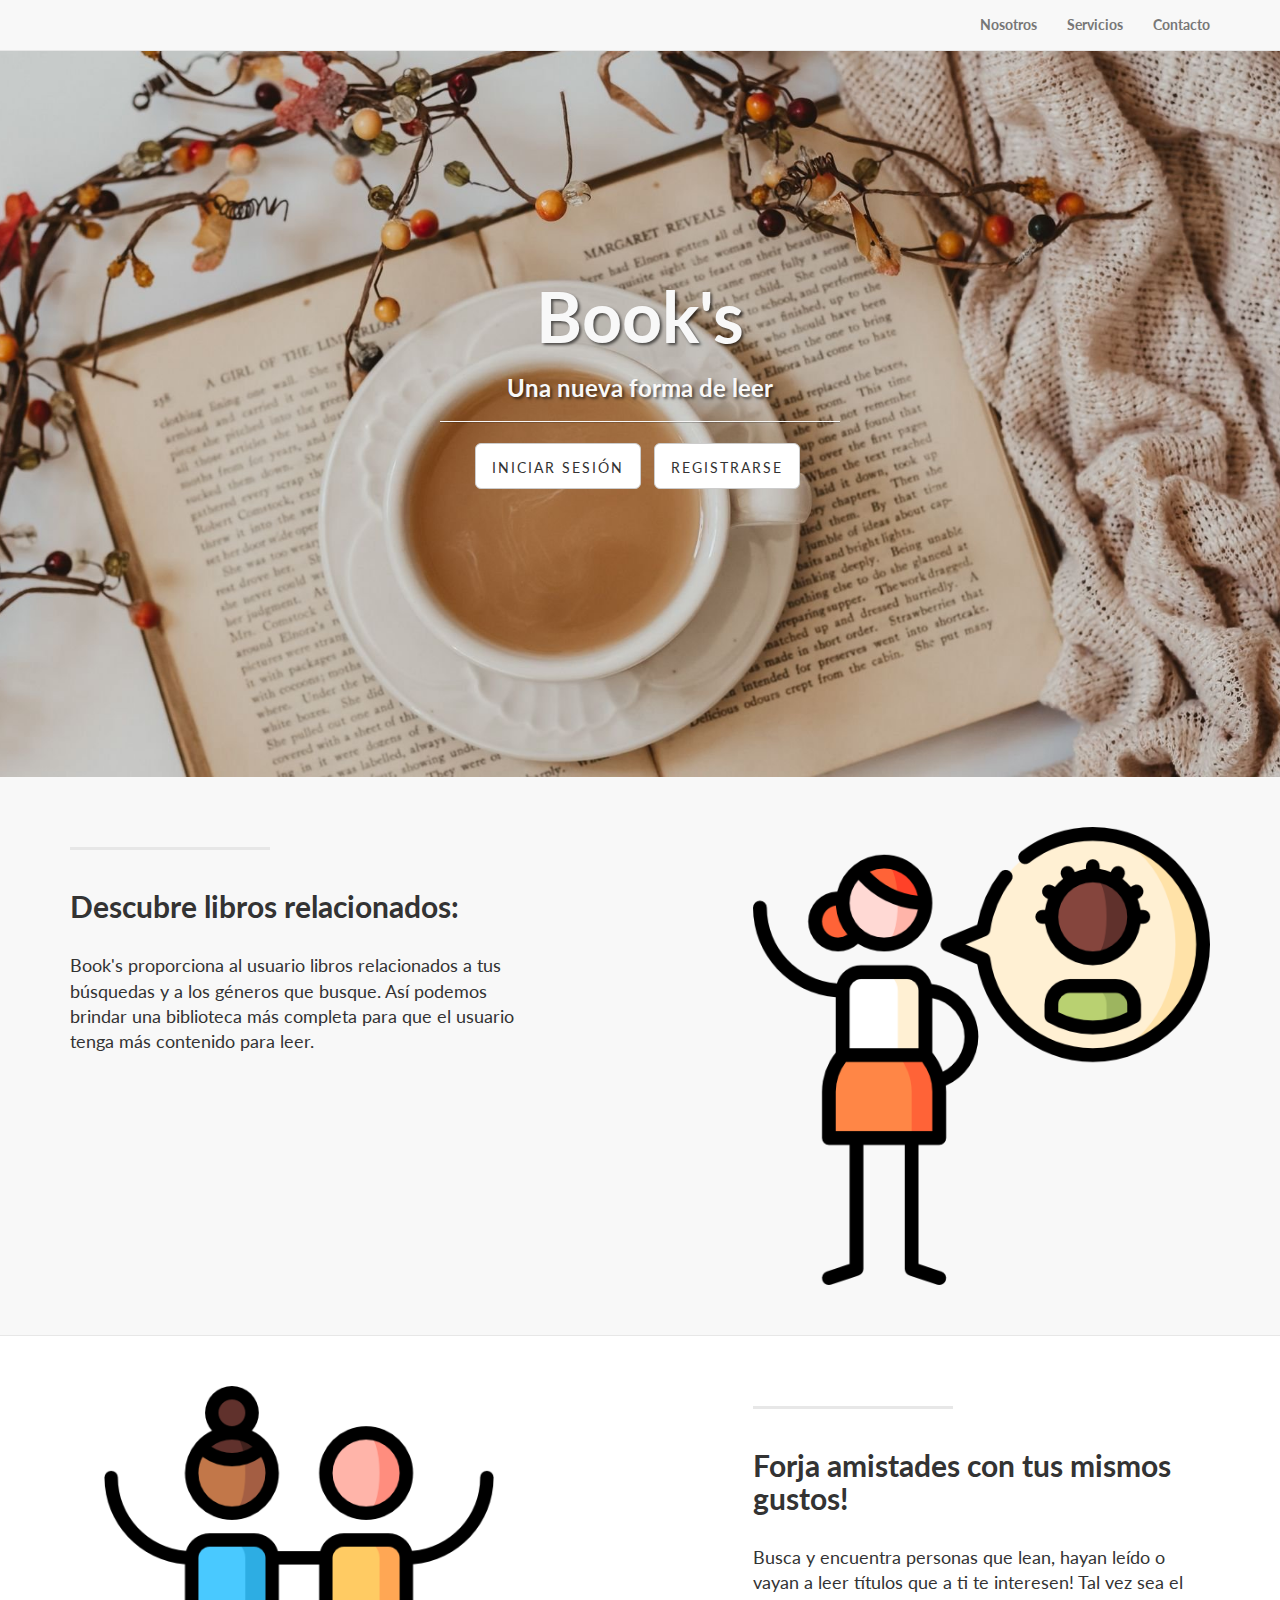
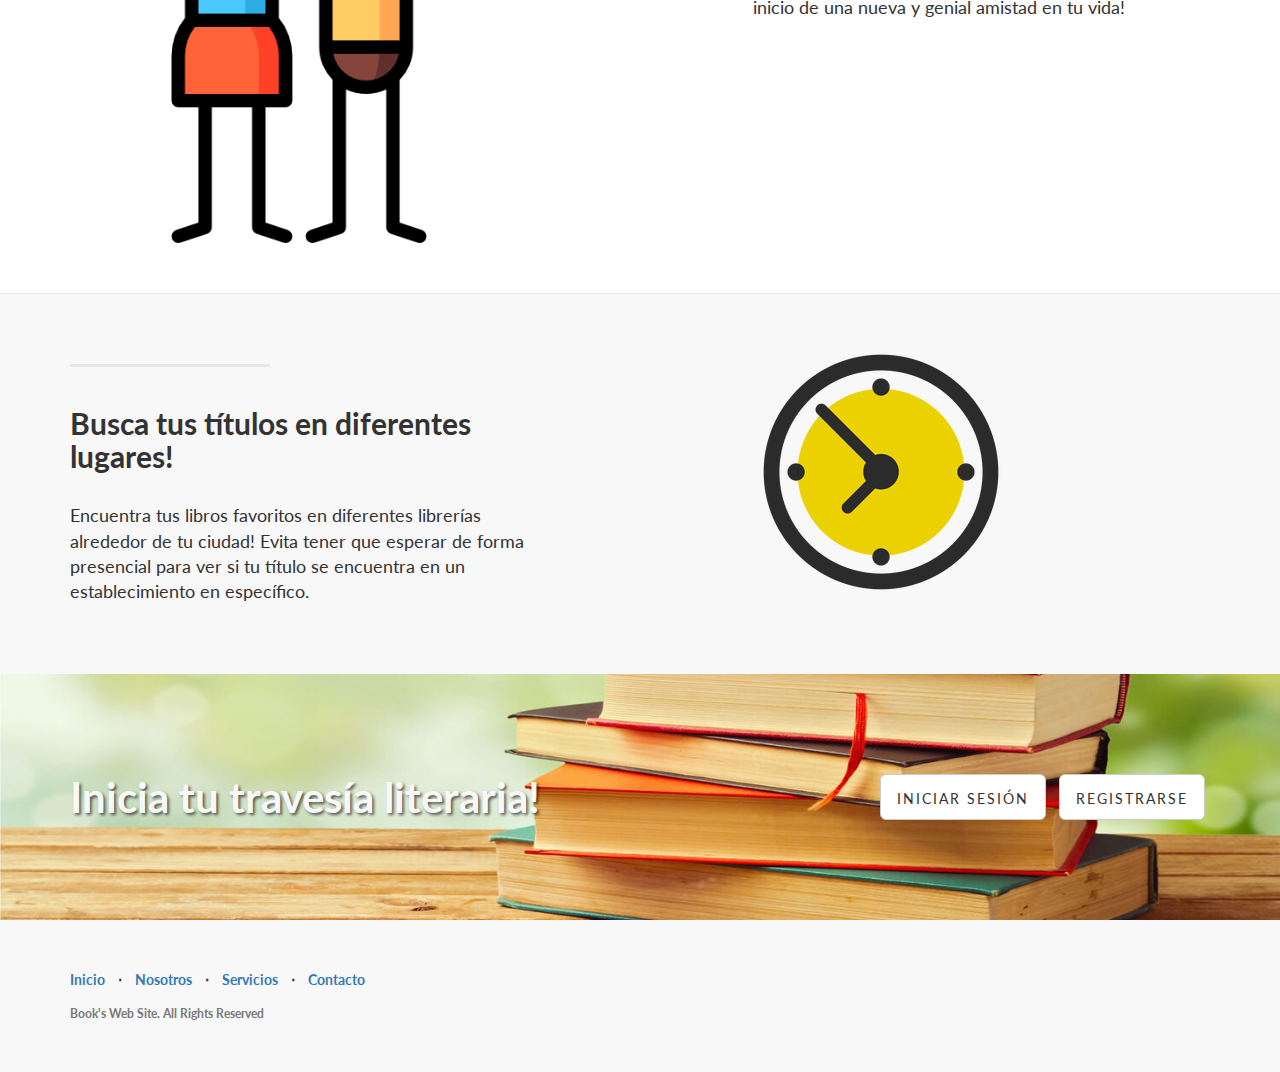
<file: index.html>
<!DOCTYPE html>
<html lang="en">

<head>

    <meta charset="utf-8">
    <meta http-equiv="X-UA-Compatible" content="IE=edge">
    <meta name="viewport" content="width=device-width, initial-scale=1">
    <meta name="description" content="">
    <meta name="author" content="">

    <title>Book's</title>

    <!-- Bootstrap Core CSS -->
    <link href="css/bootstrap.min.css" rel="stylesheet">

    <!-- CSS -->
    <link href="css/landing-page.css" rel="stylesheet">

    <!-- Fuentes -->
    <link href="font-awesome/css/font-awesome.min.css" rel="stylesheet" type="text/css">
    <link href="https://fonts.googleapis.com/css?family=Lato:300,400,700,300italic,400italic,700italic" rel="stylesheet" type="text/css">
</head>


<body>

    <nav class="navbar navbar-default navbar-fixed-top topnav" role="navigation">
        <div class="container topnav">
            <div class="navbar-header">
                <button type="button" class="navbar-toggle" data-toggle="collapse" data-target="#bs-example-navbar-collapse-1">
                    <span class="sr-only">Toggle navigation</span>
                    <span class="icon-bar"></span>
                    <span class="icon-bar"></span>
                    <span class="icon-bar"></span>
                </button>
                <a class="navbar-brand topnav" href="#"></a>
            </div>

            <div class="collapse navbar-collapse" id="bs-example-navbar-collapse-1">
                <ul class="nav navbar-nav navbar-right">
                    <li>
                        <a href="#about">Nosotros</a>
                    </li>
                    <li>
                        <a href="#services">Servicios</a>
                    </li>
                    <li>
                        <a href="#contact">Contacto</a>
                    </li>
                </ul>
            </div>
        </div>
    </nav>


    <a name="about"></a>
    <div class="intro-header">
        <div class="container">
            <div class="row">
                <div class="col-lg-12">
                    <div class="intro-message">
                        <h1>Book's</h1>
                        <h3>Una nueva forma de leer</h3>
                        <hr class="intro-divider">
                        <ul class="list-inline intro-social-buttons">
                            <li>
                                <a href="" class="btn btn-default btn-lg"><span class="network-name">Iniciar Sesión</span></a>
                            </li>
                            <li>
                                <a href="" class="btn btn-default btn-lg"><span class="network-name">Registrarse</span></a>
                            </li>
                        </ul>
                    </div>
                </div>
            </div>

        </div>

    </div>


	<a  name="services"></a>
    <div class="content-section-a">
        <div class="container">
            <div class="row">
                <div class="col-lg-5 col-sm-6">
                    <hr class="section-heading-spacer">
                    <div class="clearfix"></div>
                    <h2 class="section-heading">Descubre libros relacionados:</h2>
                    <p class="lead">Book's proporciona al usuario libros relacionados a tus búsquedas y a los géneros que busque. Así podemos brindar una biblioteca más completa para que el usuario tenga más contenido para leer.</p>
                </div>
                <div class="col-lg-5 col-lg-offset-2 col-sm-6">
                    <img class="img-responsive" src="img/recomend.png" alt="">
                </div>
            </div>
        </div>
    </div>


    <div class="content-section-b">
        <div class="container">
            <div class="row">
                <div class="col-lg-5 col-lg-offset-1 col-sm-push-6  col-sm-6">
                    <hr class="section-heading-spacer">
                    <div class="clearfix"></div>
                    <h2 class="section-heading">Forja amistades con tus mismos gustos!</h2>
                    <p class="lead">Busca y encuentra personas que lean, hayan leído o vayan a leer títulos que a ti te interesen! Tal vez sea el inicio de una nueva y genial amistad en tu vida!</p>
                </div>
                <div class="col-lg-5 col-sm-pull-6  col-sm-6">
                    <img class="img-responsive" src="img/amistad.png" alt="">
                </div>
            </div>
        </div>
    </div>


    <div class="content-section-a">
        <div class="container">
            <div class="row">
                <div class="col-lg-5 col-sm-6">
                    <hr class="section-heading-spacer">
                    <div class="clearfix"></div>
                    <h2 class="section-heading">Busca tus títulos en diferentes lugares!</h2>
                    <p class="lead">Encuentra tus libros favoritos en diferentes librerías alrededor de tu ciudad! Evita tener que esperar de forma presencial para ver si tu título se encuentra en un establecimiento en específico.</p>
                </div>
                <div class="col-lg-5 col-lg-offset-2 col-sm-6">
                    <img class="img-responsive" src="img/reloj.png" alt="">
                </div>
            </div>

        </div>
    </div>


	<a  name="contact"></a>
    <div class="banner">
        <div class="container">
            <div class="row">
                <div class="col-lg-6">
                    <h2>Inicia tu travesía literaria!</h2>
                </div>
                <div class="col-lg-6">
                    <ul class="list-inline banner-social-buttons">
                        <li>
                            <a href="" class="btn btn-default btn-lg"><span class="network-name">Iniciar Sesión</span></a>
                        </li>
                        <li>
                            <a href="" class="btn btn-default btn-lg"><span class="network-name">Registrarse</span></a>
                        </li>
                    </ul>
                </div>
            </div>
        </div>
    </div>


    <footer>
        <div class="container">
            <div class="row">
                <div class="col-lg-12">
                    <ul class="list-inline">
                        <li>
                            <a href="#">Inicio</a>
                        </li>
                        <li class="footer-menu-divider">&sdot;</li>
                        <li>
                            <a href="#about">Nosotros</a>
                        </li>
                        <li class="footer-menu-divider">&sdot;</li>
                        <li>
                            <a href="#services">Servicios</a>
                        </li>
                        <li class="footer-menu-divider">&sdot;</li>
                        <li>
                            <a href="#contact">Contacto</a>
                        </li>
                    </ul>
                    <p class="copyright text-muted small">Book's Web Site. All Rights Reserved</p>
                </div>
            </div>
        </div>
    </footer>
    <!-- jQuery -->
    <script src="js/jquery.js"></script>
    <!-- Bootstrap Core JavaScript -->
    <script src="js/bootstrap.min.js"></script>
</body>

</html>
</file>
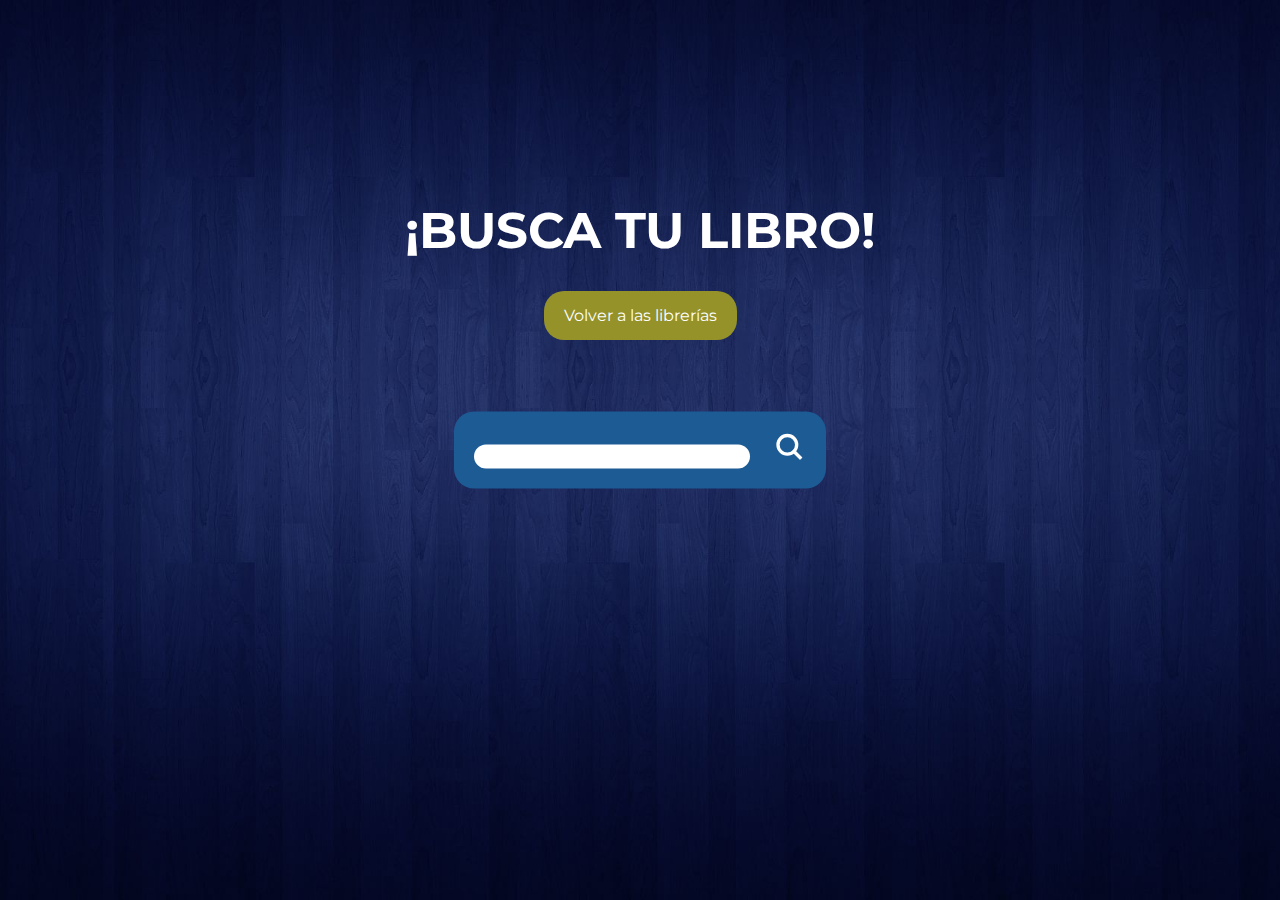
<file: buscador.html>
<!DOCTYPE html>
<html lang="en">
  <head>
    <meta charset="UTF-8" />
    <meta http-equiv="X-UA-Compatible" content="IE=edge" />
    <meta name="viewport" content="width=device-width, initial-scale=1.0" />
    <title>Buscador</title>
    <link href="css/search.css" rel="stylesheet" />
    <link
      href="https://fonts.googleapis.com/css2?family=Montserrat&display=swap"
      rel="stylesheet"
    />
  </head>

  <body>

    <div>
        <h3 class="titulo">¡BUSCA TU LIBRO!</h3>
    </div>

    <div class="search">
      <div class="buscador">
        <input type="text" class="buscar" />

        <svg 
          xmlns="http://www.w3.org/2000/svg"
          class="icon icon-tabler icon-tabler-search"
          width="32"
          height="32"
          viewBox="0 0 24 24"
          stroke-width="2.5"
          stroke="#ffffff"
          fill="none"
          stroke-linecap="round"
          stroke-linejoin="round"
        >
        <a href="#">
          <path stroke="none" d="M0 0h24v24H0z" fill="none" />
          <circle cx="10" cy="10" r="7" />
          <line x1="21" y1="21" x2="15" y2="15" />
        </a>
        </svg>
      </div>
    </div>
    <div class="but">
      <a class="boton" href="librerias.html">Volver a las librerías</a>
    </div>
  </body>
</html>
</file>
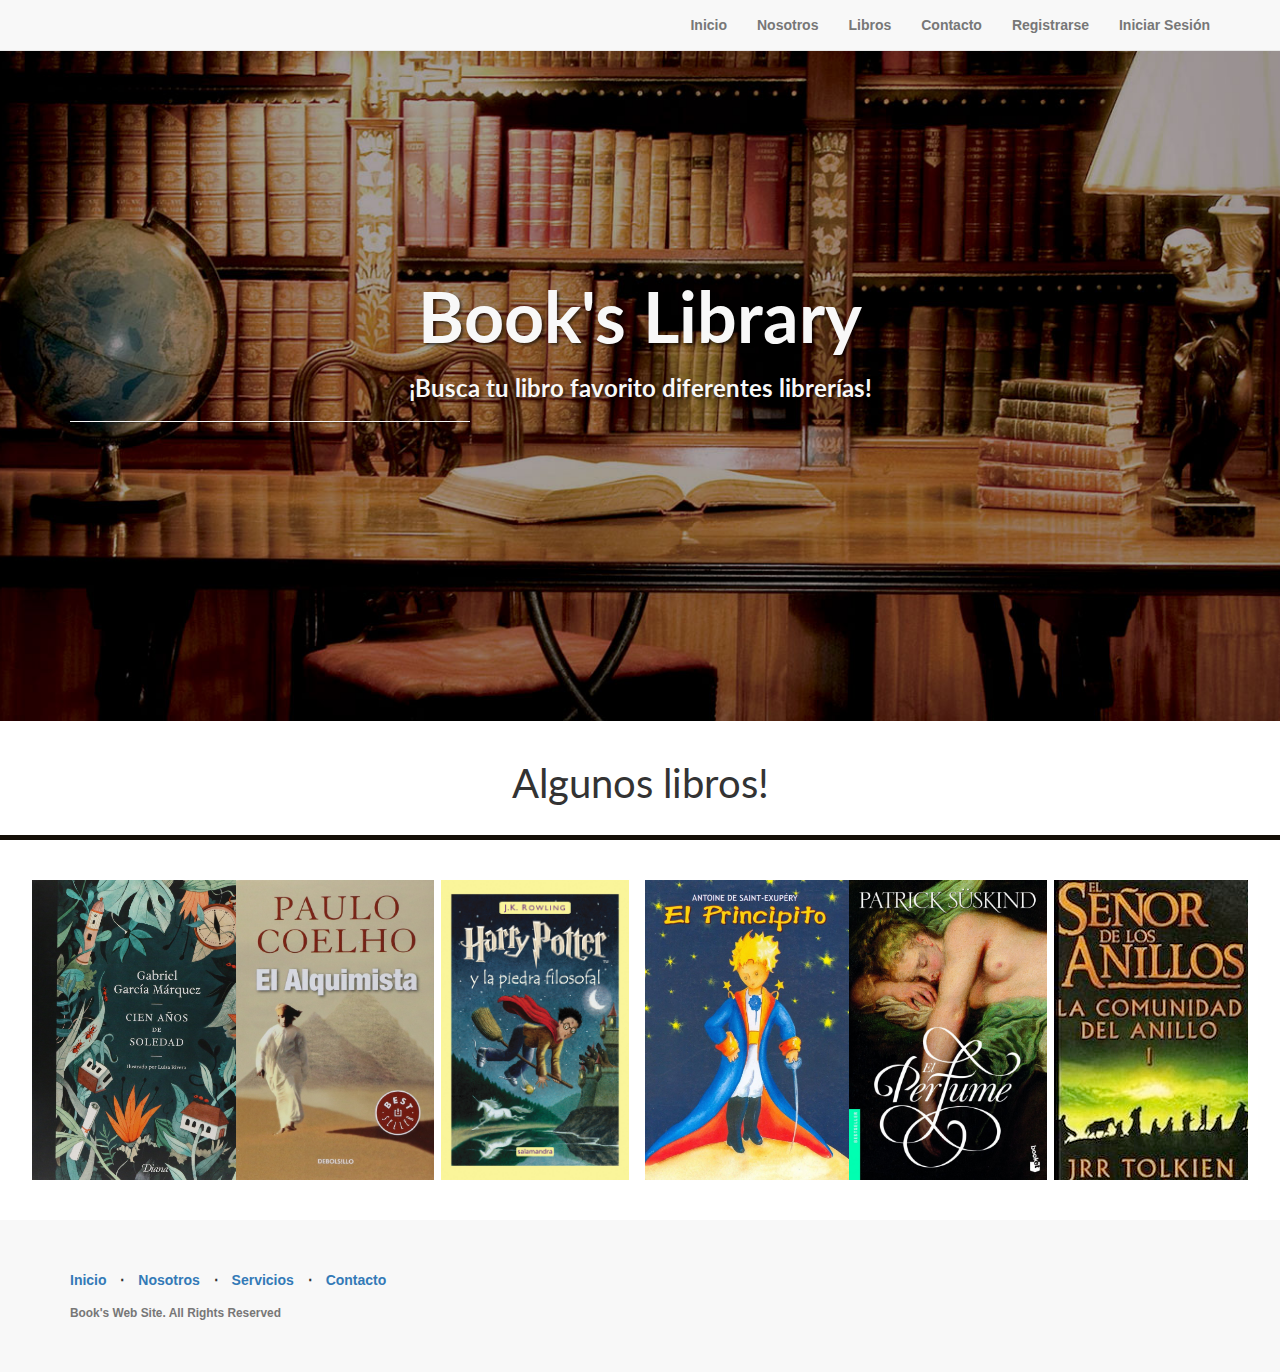
<file: libros.html>
<!DOCTYPE html>
<html lang="en">

<head>

    <meta charset="utf-8">
    <meta http-equiv="X-UA-Compatible" content="IE=edge">
    <meta name="viewport" content="width=device-width, initial-scale=1">
    <meta name="description" content="">
    <meta name="author" content="">

    <title>Libros</title>

    <!-- Bootstrap Core CSS -->
    <link href="css/bootstrap.min.css" rel="stylesheet">

    <!-- CSS -->
    <link href="css/libroscss.css" rel="stylesheet">

    <!-- Fuentes -->
    <link href="font-awesome/css/font-awesome.min.css" rel="stylesheet" type="text/css">
    <link href="https://fonts.googleapis.com/css?family=Lato:300,400,700,300italic,400italic,700italic" rel="stylesheet" type="text/css">
</head>


<body>

    <nav class="navbar navbar-default navbar-fixed-top topnav" role="navigation">
        <div class="container topnav">
            <div class="navbar-header">
                <button type="button" class="navbar-toggle" data-toggle="collapse" data-target="#bs-example-navbar-collapse-1">
                    <span class="sr-only">Toggle navigation</span>
                    <span class="icon-bar"></span>
                    <span class="icon-bar"></span>
                    <span class="icon-bar"></span>
                    <span class="icon-bar"></span>
                    <span class="icon-bar"></span>
                </button>
                <a class="navbar-brand topnav" href="#"></a>
            </div>

            <div class="collapse navbar-collapse" id="bs-example-navbar-collapse-1">
                <ul class="nav navbar-nav navbar-right">
                    <li>
                        <a href="index.html">Inicio</a>
                    </li>
                    <li>
                        <a href="#nosotros">Nosotros</a>
                    </li>
                    <li>
                        <a href="libros.html">Libros</a>
                    </li>
                    <li>
                        <a href="contacto.html">Contacto</a>
                    </li>
                    <li>
                        <a href="register.html">Registrarse</a>
                    </li>
                    <li>
                        <a href="login.html">Iniciar Sesión</a>
                    </li>
                </ul>
            </div>
        </div>
    </nav>


    <a name="about"></a>
    <div class="intro-header">
        <div class="container">
            <div class="row">
                <div class="col-lg-12">
                    <div class="intro-message">
                        <h1>Book's Library</h1>
                        <h3>¡Busca tu libro favorito diferentes librerías!</h3>
                        <hr class="intro-divider">
                    </div>
                </div>
            </div>

        </div>

    </div>

    
    <!-- <a  name="services"></a>  
    <div class="content-section-a">
        <div class="container">
            <div class="row">
                <div class="col-lg-5 col-sm-6">
                    <hr class="section-heading-spacer">
                    <div class="clearfix"></div>
                    <h2 class="section-heading">Algunos ejemplos de libros!</h2>
                    <p class="lead">En Book's buscamos que los usuarios se sientan cómodos y confiados en que puedan encontrar sus libros favoritos sin tener que arriesgarse a que no se encuentren cuando acudan presencialmente</p>
                </div>    -->

    <h2>Algunos libros!</h2>
    <span class="linea"></span>
    <section class="galeria"> 
        <a href="" src="#image1"><img src="img/100años.jpg" alt=""></a>
        <a href="" src="#image2"><img src="img/alquimista.jpg" alt=""></a>
        <a href="" src="#image3"><img src="img/harrypotter1.jpg" alt=""></a>
        <a href="" src="#image4"><img src="img/principito.jpg" alt=""></a>
        <a href="" src="#image5"><img src="img/perfume.jpg" alt=""></a>
        <a href="" src="#image6"><img src="img/señoranillossaga.jpg" alt=""></a>
    </section>

        
               <!-- OTRO COMENTARIO AQUI <div class="col-lg-5 col-lg-offset-2 col-sm-6"> -->
                    <!-- <img class="img-responsive" src="img/bibliotecario.png" alt=""> 
                </div>
            </div>
        </div>
    </div>
-->


    <footer>
        <div class="container">
            <div class="row">
                <div class="col-lg-12">
                    <ul class="list-inline">
                        <li>
                            <a href="#">Inicio</a>
                        </li>
                        <li class="footer-menu-divider">&sdot;</li>
                        <li>
                            <a href="#about">Nosotros</a>
                        </li>
                        <li class="footer-menu-divider">&sdot;</li>
                        <li>
                            <a href="#services">Servicios</a>
                        </li>
                        <li class="footer-menu-divider">&sdot;</li>
                        <li>
                            <a href="#contact">Contacto</a>
                        </li>
                    </ul>
                    <p class="copyright text-muted small">Book's Web Site. All Rights Reserved</p>
                </div>
            </div>
        </div>
    </footer>
    <!-- jQuery -->
    <script src="js/jquery.js"></script>
    <!-- Bootstrap Core JavaScript -->
    <script src="js/bootstrap.min.js"></script>
</body>

</html>
</file>
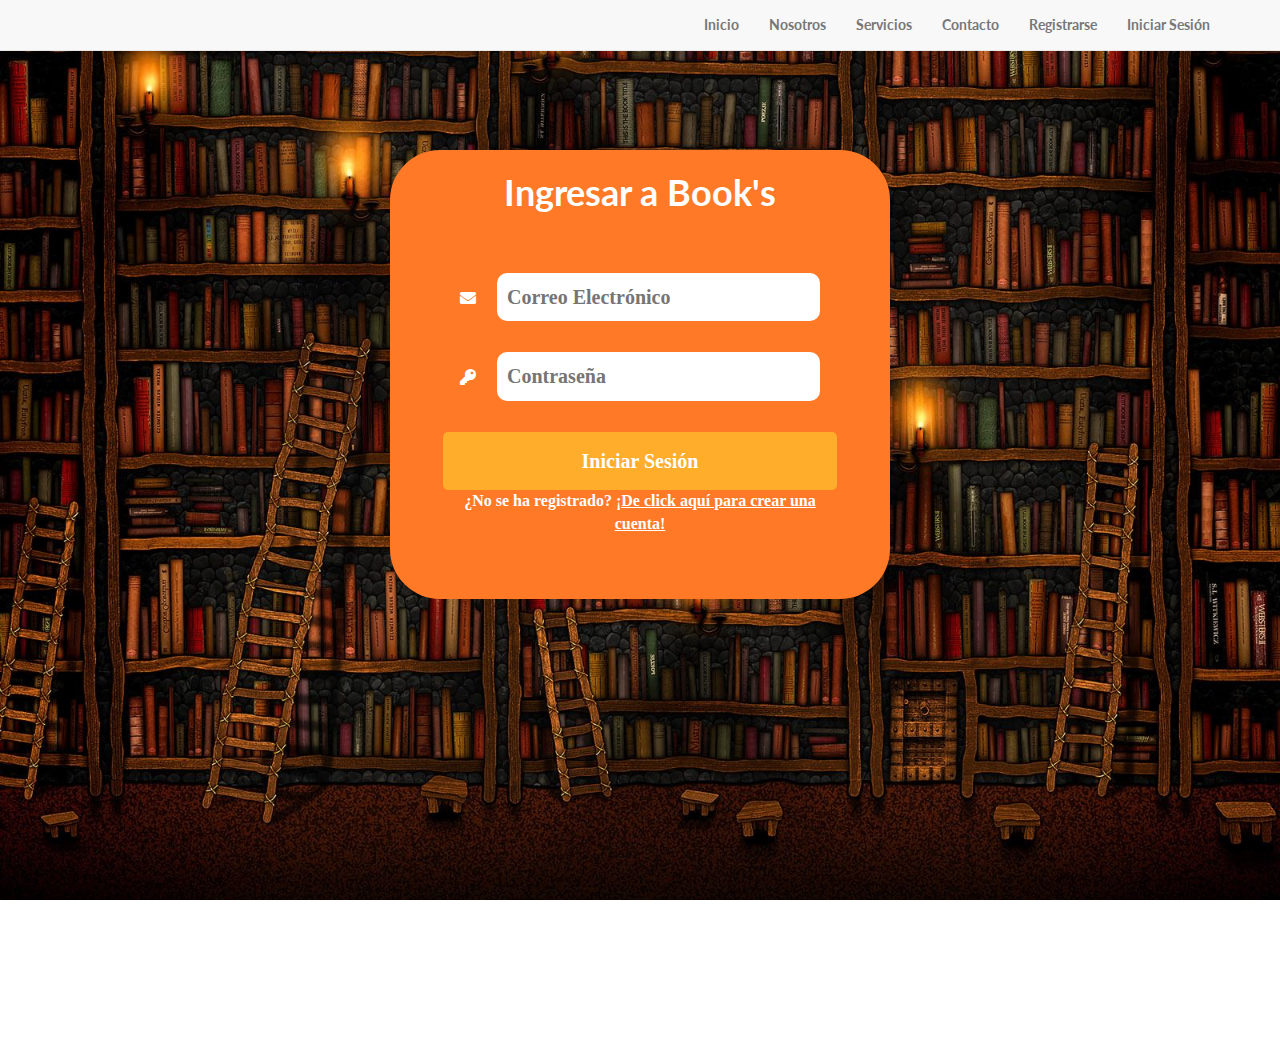
<file: login.html>
<!DOCTYPE html>
<html lang="en">

<head>
  <meta charset="UTF-8">
  <meta name="viewport" content="width=device-width, initial-scale=1.0, maximum-scale=3.0, minimum-scale=1.0"">
  <link rel="stylesheet" href="https://use.fontawesome.com/releases/v5.6.3/css/all.css">
  <meta http-equiv="X-UA-Compatible" content="ie=edge">
  <link rel="stylesheet" href="css/stylelogin.css">
  <title>Iniciar Sesión</title>
  <link href="css/bootstrap.min.css" rel="stylesheet">

  <!-- CSS -->
  <link href="css/landing-page.css" rel="stylesheet">

  <!-- Fuentes -->
  <link href="font-awesome/css/font-awesome.min.css" rel="stylesheet" type="text/css">
  <link href="https://fonts.googleapis.com/css?family=Lato:300,400,700,300italic,400italic,700italic" rel="stylesheet" type="text/css">

</head>

<body>
    <nav class="navbar navbar-default navbar-fixed-top topnav" role="navigation">
        <div class="container topnav">
            <div class="navbar-header">
                <button type="button" class="navbar-toggle" data-toggle="collapse" data-target="#bs-example-navbar-collapse-1">
                    <span class="sr-only">Toggle navigation</span>
                    <span class="icon-bar"></span>
                    <span class="icon-bar"></span>
                    <span class="icon-bar"></span>
                    <span class="icon-bar"></span>
                </button>
                <a class="navbar-brand topnav" href="#"></a>
            </div>

            <div class="collapse navbar-collapse" id="bs-example-navbar-collapse-1">
                <ul class="nav navbar-nav navbar-right">
                    <li>
                        <a href="index.html">Inicio</a>
                    </li>
                    <li>
                        <a href="#nosotros">Nosotros</a>
                    </li>
                    <li>
                        <a href="#services">Servicios</a>
                    </li>
                    <li>
                        <a href="contacto.html">Contacto</a>
                    </li>
                    <li>
                        <a href="register.html">Registrarse</a>
                    </li>
                    <li>
                        <a href="login.html">Iniciar Sesión</a>
                    </li>
                </ul>
            </div>
        </div>
    </nav>

    <form class="formulario">
    
        <h1>Ingresar a Book's</h1>
         <div class="contenedor">
         
         
             
             <div class="input-contenedor">
             <i class="fas fa-envelope icon"></i>
             <input class="controls" type="text" placeholder="Correo Electrónico">
             
             </div>
             
             <div class="input-contenedor">
            <i class="fas fa-key icon"></i>
             <input class="controls" type="password" placeholder="Contraseña">
             
             </div>
             <input type="submit" value="Iniciar Sesión" class="button">
             <p>¿No se ha registrado? <a class="link" href="register.html">¡De click aquí para crear una cuenta!</a></p>
         </div>
        </form>
    </body>

    </html>
</file>
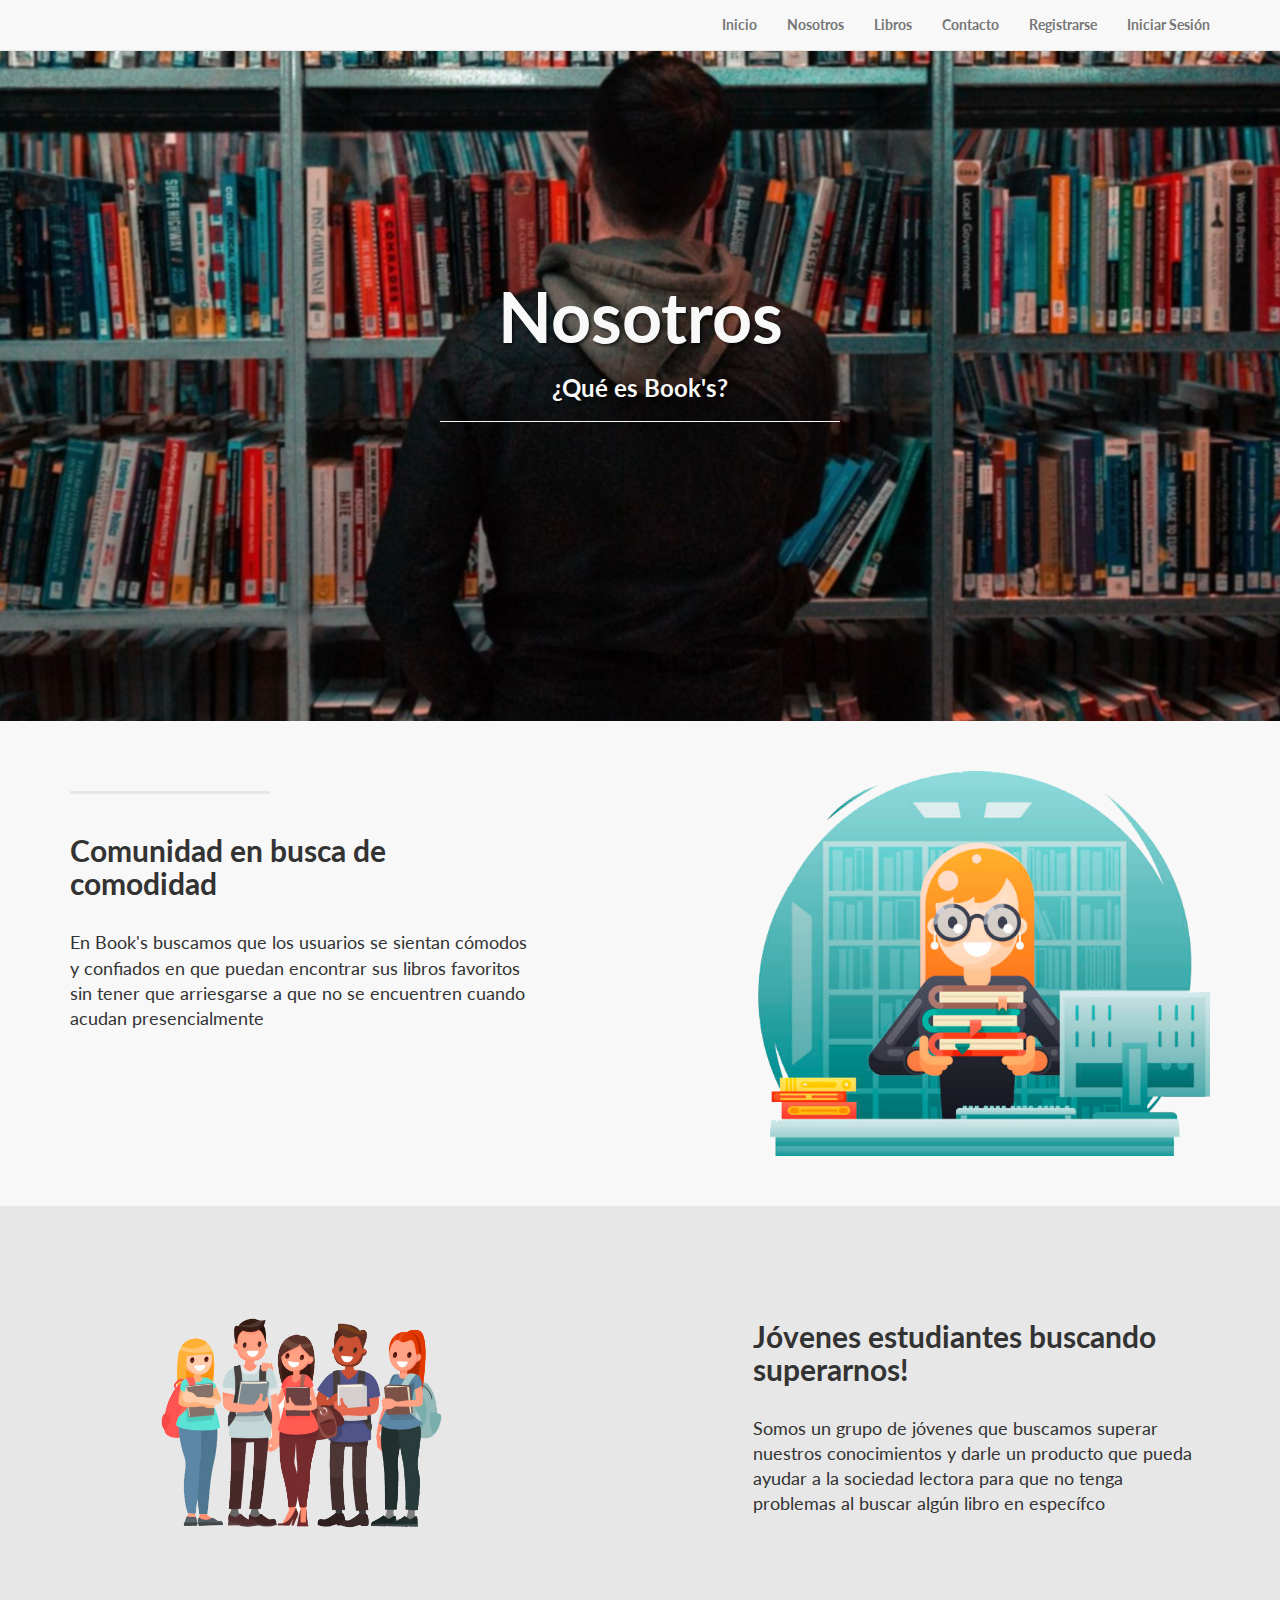
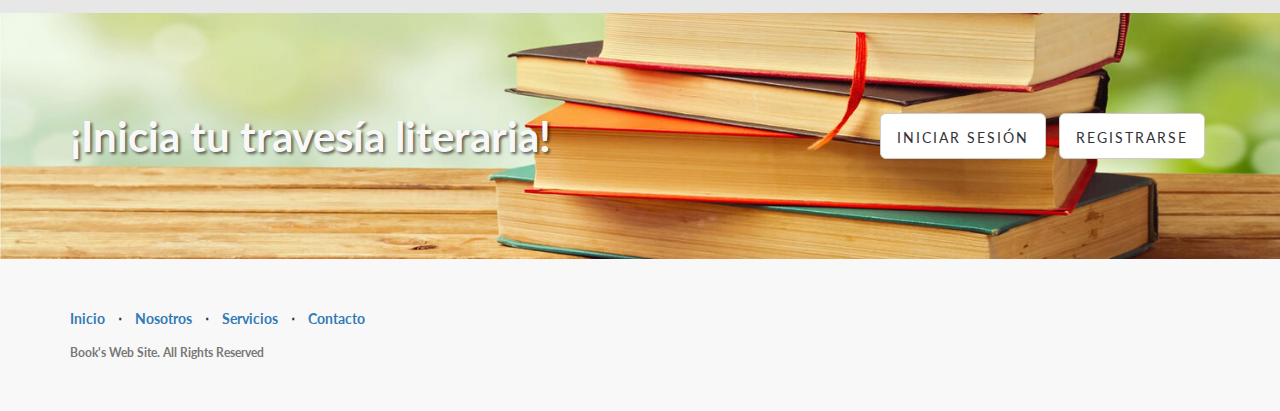
<file: nosotros.html>
<!DOCTYPE html>
<html lang="en">

<head>

    <meta charset="utf-8">
    <meta http-equiv="X-UA-Compatible" content="IE=edge">
    <meta name="viewport" content="width=device-width, initial-scale=1">
    <meta name="description" content="">
    <meta name="author" content="">

    <title>Nosotros</title>

    <!-- Bootstrap Core CSS -->
    <link href="css/bootstrap.min.css" rel="stylesheet">

    <!-- CSS -->
    <link href="css/nosotroscss.css" rel="stylesheet">

    <!-- Fuentes -->
    <link href="font-awesome/css/font-awesome.min.css" rel="stylesheet" type="text/css">
    <link href="https://fonts.googleapis.com/css?family=Lato:300,400,700,300italic,400italic,700italic" rel="stylesheet" type="text/css">
</head>


<body>

    <nav class="navbar navbar-default navbar-fixed-top topnav" role="navigation">
        <div class="container topnav">
            <div class="navbar-header">
                <button type="button" class="navbar-toggle" data-toggle="collapse" data-target="#bs-example-navbar-collapse-1">
                    <span class="sr-only">Toggle navigation</span>
                    <span class="icon-bar"></span>
                    <span class="icon-bar"></span>
                    <span class="icon-bar"></span>
                    <span class="icon-bar"></span>
                    <span class="icon-bar"></span>
                </button>
                <a class="navbar-brand topnav" href="#"></a>
            </div>

            <div class="collapse navbar-collapse" id="bs-example-navbar-collapse-1">
                <ul class="nav navbar-nav navbar-right">
                    <li>
                        <a href="index.html">Inicio</a>
                    </li>
                    <li>
                        <a href="#nosotros">Nosotros</a>
                    </li>
                    <li>
                        <a href="libros.html">Libros</a>
                    </li>
                    <li>
                        <a href="contacto.html">Contacto</a>
                    </li>
                    <li>
                        <a href="register.html">Registrarse</a>
                    </li>
                    <li>
                        <a href="login.html">Iniciar Sesión</a>
                    </li>
                </ul>
            </div>
        </div>
    </nav>


    <a name="about"></a>
    <div class="intro-header">
        <div class="container">
            <div class="row">
                <div class="col-lg-12">
                    <div class="intro-message">
                        <h1>Nosotros</h1>
                        <h3>¿Qué es Book's?</h3>
                        <hr class="intro-divider">
                    </div>
                </div>
            </div>

        </div>

    </div>


	<a  name="services"></a>
    <div class="content-section-a">
        <div class="container">
            <div class="row">
                <div class="col-lg-5 col-sm-6">
                    <hr class="section-heading-spacer">
                    <div class="clearfix"></div>
                    <h2 class="section-heading">Comunidad en busca de comodidad</h2>
                    <p class="lead">En Book's buscamos que los usuarios se sientan cómodos y confiados en que puedan encontrar sus libros favoritos sin tener que arriesgarse a que no se encuentren cuando acudan presencialmente</p>
                </div>
                <div class="col-lg-5 col-lg-offset-2 col-sm-6">
                    <img class="img-responsive" src="img/bibliotecario.png" alt="">
                </div>
            </div>
        </div>
    </div>


    <div class="content-section-b">
        <div class="container">
            <div class="row">
                <div class="col-lg-5 col-lg-offset-1 col-sm-push-6  col-sm-6">
                    <hr class="section-heading-spacer">
                    <div class="clearfix"></div>
                    <h2 class="section-heading">Jóvenes estudiantes buscando superarnos!</h2>
                    <p class="lead">Somos un grupo de jóvenes que buscamos superar nuestros conocimientos y darle un producto que pueda ayudar a la sociedad lectora para que no tenga problemas al buscar algún libro en específco</p>
                </div>
                <div class="col-lg-5 col-sm-pull-6  col-sm-6">
                    <img class="img-responsive" src="img/estudiantes.png" alt="">
                </div>
            </div>
        </div>
    </div>

	<a  name="contact"></a>
    <div class="banner">
        <div class="container">
            <div class="row">
                <div class="col-lg-6">
                    <h2>¡Inicia tu travesía literaria!</h2>
                </div>
                <div class="col-lg-6">
                    <ul class="list-inline banner-social-buttons">
                        <li>
                            <a href="" class="btn btn-default btn-lg"><span class="network-name">Iniciar Sesión</span></a>
                        </li>
                        <li>
                            <a href="register.html" class="btn btn-default btn-lg"><span class="network-name">Registrarse</span></a>
                        </li>
                    </ul>
                </div>
            </div>
        </div>
    </div>


    <footer>
        <div class="container">
            <div class="row">
                <div class="col-lg-12">
                    <ul class="list-inline">
                        <li>
                            <a href="#">Inicio</a>
                        </li>
                        <li class="footer-menu-divider">&sdot;</li>
                        <li>
                            <a href="#about">Nosotros</a>
                        </li>
                        <li class="footer-menu-divider">&sdot;</li>
                        <li>
                            <a href="#services">Servicios</a>
                        </li>
                        <li class="footer-menu-divider">&sdot;</li>
                        <li>
                            <a href="#contact">Contacto</a>
                        </li>
                    </ul>
                    <p class="copyright text-muted small">Book's Web Site. All Rights Reserved</p>
                </div>
            </div>
        </div>
    </footer>
    <!-- jQuery -->
    <script src="js/jquery.js"></script>
    <!-- Bootstrap Core JavaScript -->
    <script src="js/bootstrap.min.js"></script>
</body>

</html>
</file>
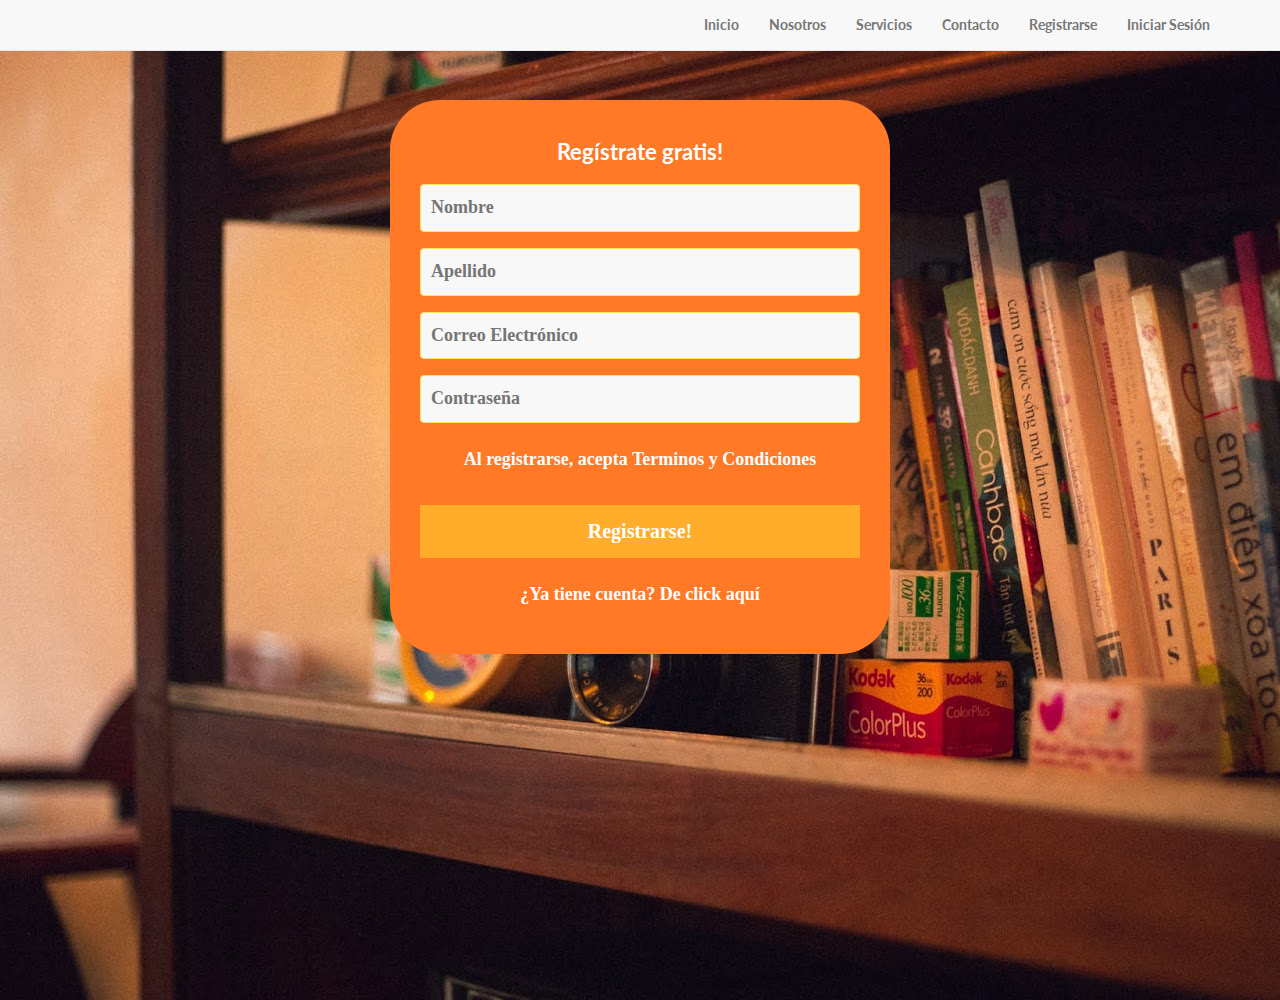
<file: register.html>
<!DOCTYPE html>
<html lang="en">

<head>
  <meta charset="UTF-8">
  <meta name="viewport" content="width=device-width, initial-scale=1.0">
  <meta http-equiv="X-UA-Compatible" content="ie=edge">
  <link rel="stylesheet" href="css/style.css">
  <title>Registro</title>
  <link href="css/bootstrap.min.css" rel="stylesheet">

  <!-- CSS -->
  <link href="css/landing-page.css" rel="stylesheet">

  <!-- Fuentes -->
  <link href="font-awesome/css/font-awesome.min.css" rel="stylesheet" type="text/css">
  <link href="https://fonts.googleapis.com/css?family=Lato:300,400,700,300italic,400italic,700italic" rel="stylesheet" type="text/css">

</head>

<body>
    <nav class="navbar navbar-default navbar-fixed-top topnav" role="navigation">
        <div class="container topnav">
            <div class="navbar-header">
                <button type="button" class="navbar-toggle" data-toggle="collapse" data-target="#bs-example-navbar-collapse-1">
                    <span class="sr-only">Toggle navigation</span>
                    <span class="icon-bar"></span>
                    <span class="icon-bar"></span>
                    <span class="icon-bar"></span>
                    <span class="icon-bar"></span>
                </button>
                <a class="navbar-brand topnav" href="#"></a>
            </div>

            <div class="collapse navbar-collapse" id="bs-example-navbar-collapse-1">
                <ul class="nav navbar-nav navbar-right">
                    <li>
                        <a href="index.html">Inicio</a>
                    </li>
                    <li>
                        <a href="#nosotros">Nosotros</a>
                    </li>
                    <li>
                        <a href="#services">Servicios</a>
                    </li>
                    <li>
                        <a href="contacto.html">Contacto</a>
                    </li>
                    <li>
                        <a href="register.html">Registrarse</a>
                    </li>
                    <li>
                        <a href="login.html">Iniciar Sesión</a>
                    </li>
                </ul>
            </div>
        </div>
    </nav>



  <section class="form-register">
    <h4>Regístrate gratis!</h4>
     <form action="base.php" method="post">
       <input class="controls" type="text" name="nombres" id="nombres" placeholder="Nombre">
       <input class="controls" type="text" name="apellidos" id="apellidos" placeholder="Apellido">
       <input class="controls" type="email" name="correo" id="correo" placeholder="Correo Electrónico">
       <input class="controls" type="password" name="contraseña" id="contraseña" placeholder="Contraseña">
       <p>Al registrarse, acepta <a href="#">Terminos y Condiciones</a></p>
       <input class="botons" type="submit" value="Registrarse!">
       <p><a href="login.html">¿Ya tiene cuenta? De click aquí</a></p>
     </form>
  </section>

</body>
</html>
</file>
<file: css/search.css>
:root {
    --primario: rgb(29, 91, 149);
    --secundario: rgb(52, 106, 206);
    --blanco: #fff;
    --negro: #000;
    --fuente: 'Montserrat', sans-serif;
}

html {
    box-sizing: border-box;
    font-size: 62.5%;
    font-family: 'Montserrat', sans-serif;
    /*-webkit-background-size: cover;
    -moz-background-size: cover;
    -o-background-size: cover; */
    background: url(../img/azul.jpg) no-repeat center center fixed;
    background-size: cover;
    

}



*,*:before,*:after {
    box-sizing: border-box;
    margin: 0;
    padding: 0;
}


body {
    /* background-color: rgba(0, 0, 0, 0.507); */
    font-size: 1.6rem;
}

.search {
    display: flex; 
    flex-direction: column;
    align-items: center;
    justify-content: center;
    position:absolute;
    top: 50%;
    left: 50%;
    transform: translate(-50%,-50%); 
}

.buscador {
    background-color: var(--primario);
    padding: 2rem;
    border-radius: 20px;
}

.icon {
    /* background-color: rgb(69, 194, 146); */
    margin-left: 2rem;
    border-radius: 50%;


}

.buscar {
    border: none;
    border-radius: 2rem;
    outline: none;
    font-size: 2rem;
    transition: .3s;
    font-family: var(--fuente);

}

.titulo {
    display: flex;
    flex-direction: column;
    align-items: center;
    justify-content: center;
    margin-top: 20rem;
    font-size: 5rem;
    font-weight: bold;
    color: var(--blanco);
}

.but {
    display: flex;
    justify-content: center;
}

.boton {
    margin-top: 30px;
    background-color: rgb(148, 146, 41);
    border-radius: 20px;
    padding: 15px 20px;
    color: rgb(255, 255, 255);
}

a{
    text-decoration: none;
}

a:hover {
    color: rgb(72, 102, 25);
}
</file>
<file: css/libroscss.css>
body,
html {
    width: 100%;
    height: 100%;
}

body,
h1,
h2,
h3,
h4,
h5,
h6 {
    font-family: "Lato","Helvetica Neue",Helvetica,Arial,sans-serif;
    font-weight: 700;
}

.topnav {
    font-size: 14px; 
}

.lead {
    font-size: 18px;
    font-weight: 400;
}

.intro-header {
    padding-top: 50px;
    padding-bottom: 50px;
    text-align: center;
    color: #f8f8f8;
    background: url(../img/libros.jpg) no-repeat center center;
    background-size: cover;
}

.intro-message {
    position: relative;
    padding-top: 20%;
    padding-bottom: 20%;
}

.intro-message > h1 {
    margin: 0;
    text-shadow: 2px 2px 3px rgba(0,0,0,0.6);
    font-size: 5em;
}

.intro-divider {
    width: 400px;
    border-top: 1px solid #f8f8f8;
    border-bottom: 1px solid rgba(0,0,0,0.2);
}

.intro-message > h3 {
    text-shadow: 2px 2px 3px rgba(0,0,0,0.6);
}

@media(max-width:767px) {
    .intro-message {
        padding-bottom: 15%;
    }

    .intro-message > h1 {
        font-size: 3em;
    }

    ul.intro-social-buttons > li {
        display: block;
        margin-bottom: 20px;
        padding: 0;
    }

    ul.intro-social-buttons > li:last-child {
        margin-bottom: 0;
    }

    .intro-divider {
        width: 100%;
    }
}

.network-name {
    text-transform: uppercase;
    font-size: 14px;
    font-weight: 400;
    letter-spacing: 2px;
}

.content-section-a {
    padding: 50px 0;
    background-color: #f8f8f8;
}


.content-section-b {
    padding: 50px 0;
    border-top: 1px solid #e7e7e7;
    border-bottom: 1px solid #e7e7e7;
    background-color: #e7e7e7;
}

.section-heading {
    margin-bottom: 30px;
}

.section-heading-spacer {
    float: left;
    width: 200px;
    border-top: 3px solid #e7e7e7;
}

.banner {
    padding: 100px 0;
    color: #f8f8f8;
    background: url(../img/book4.jpg) no-repeat center center;
    background-size: cover;
}

.banner h2 {
    margin: 0;
    text-shadow: 2px 2px 3px rgba(0,0,0,0.6);
    font-size: 3em;
}

.banner ul {
    margin-bottom: 0;
}

.banner-social-buttons {
    float: right;
    margin-top: 0;
}

@media(max-width:1199px) {
    ul.banner-social-buttons {
        float: left;
        margin-top: 15px;
    }
}

@media(max-width:767px) {
    .banner h2 {
        margin: 0;
        text-shadow: 2px 2px 3px rgba(0,0,0,0.6);
        font-size: 3em;
    }

    ul.banner-social-buttons > li {
        display: block;
        margin-bottom: 20px;
        padding: 0;
    }

    ul.banner-social-buttons > li:last-child {
        margin-bottom: 0;
    }
}

footer {
    padding: 50px 0;
    background-color: #f8f8f8;
}

p.copyright {
    margin: 15px 0 0;
}
  

*{
    box-sizing: border-box;
    margin: 0;
    padding: 0;
}

body{
    font-family: 'Raleway', sans-serif;
}

h2{
    font-weight: 400;
    text-align: center;
    padding: 20px 0;
    font-size: 40px;
}

.linea{
    background: #140f07;
    height: 5px;
    width: 100%;
    display: block;
}

.galeria {
    display: grid;
    grid-template-columns: repeat(auto-fit, minmax(100px, 1fr));
    width: 95%;
    margin: auto;
    grid-gap: 10px;
    padding: 40px 0;
    overflow: hidden;
}

.galeria img{
    vertical-align:top;
    height: 300px;
    object-fit: cover;
}
</file>
<file: css/stylelogin.css>
body {
    font-family: Arial, Helvetica, sans-serif;
    margin: 0;
    background: url(../img/fondo4.jpg);
    background-size: cover;
    background-attachment: fixed;
}
* {
    margin: 0;
    padding: 0;
    box-sizing: border-box;
    
    
}
.contenedor{
    width: 100%;
    padding: 50px;
    
}
.formulario{
    background: #ff7927;
    margin-top: 150px;
    padding: 3px;
    color: #ffffff;
    font-size: 16px;
    

}
h1{
    text-align: center;
    color: #1a2537;
    font-size: 40px;
}
input[type="text"],
input[type="password"]{
    font-size: 20px;
    width: 82%;
    padding: 10px;
    border: none;
}
.input-contenedor{
    margin-bottom: 15px;
    color: rgb(8, 8, 8);
    

    /* border: 1px solid #ffad2b; */
}
.icon{
    min-width: 50px;
    text-align: center;
    color: rgb(255, 255, 255);
}
.button{
    border: none;
    width: 100%;
    color: white;
    font-size: 20px;
    background:  #ffad2b;
    padding: 15px 20px;
    border-radius: 5px;
    cursor: pointer;
}
.controls {
    border-radius: 10px;
    margin-bottom: 16px;
    border: 1px solid #ffe562;
}

.button:hover{
    background: #ffe562;
}
p{
    text-align: center;
}
.link{
    text-decoration: underline;
      color: #ffffff;
    font-weight: 600;
}
.link:hover{
     color: #ffe562;
}
@media(min-width:768px)
{
    .formulario{
        margin: auto;
        width: 500px;
        margin-top: 150px;
        border-radius: 50px;
        font-family: 'calibri';
    }
}
</file>
<file: css/nosotroscss.css>
body,
html {
    width: 100%;
    height: 100%;
}

body,
h1,
h2,
h3,
h4,
h5,
h6 {
    font-family: "Lato","Helvetica Neue",Helvetica,Arial,sans-serif;
    font-weight: 700;
}

.topnav {
    font-size: 14px; 
}

.lead {
    font-size: 18px;
    font-weight: 400;
}

.intro-header {
    padding-top: 50px;
    padding-bottom: 50px;
    text-align: center;
    color: #f8f8f8;
    background: url(../img/nosotros.jpg) no-repeat center center;
    background-size: cover;
}

.intro-message {
    position: relative;
    padding-top: 20%;
    padding-bottom: 20%;
}

.intro-message > h1 {
    margin: 0;
    text-shadow: 2px 2px 3px rgba(0,0,0,0.6);
    font-size: 5em;
}

.intro-divider {
    width: 400px;
    border-top: 1px solid #f8f8f8;
    border-bottom: 1px solid rgba(0,0,0,0.2);
}

.intro-message > h3 {
    text-shadow: 2px 2px 3px rgba(0,0,0,0.6);
}

@media(max-width:767px) {
    .intro-message {
        padding-bottom: 15%;
    }

    .intro-message > h1 {
        font-size: 3em;
    }

    ul.intro-social-buttons > li {
        display: block;
        margin-bottom: 20px;
        padding: 0;
    }

    ul.intro-social-buttons > li:last-child {
        margin-bottom: 0;
    }

    .intro-divider {
        width: 100%;
    }
}

.network-name {
    text-transform: uppercase;
    font-size: 14px;
    font-weight: 400;
    letter-spacing: 2px;
}

.content-section-a {
    padding: 50px 0;
    background-color: #f8f8f8;
}

.content-section-b {
    padding: 50px 0;
    border-top: 1px solid #e7e7e7;
    border-bottom: 1px solid #e7e7e7;
    background-color: #e7e7e7;
}

.section-heading {
    margin-bottom: 30px;
}

.section-heading-spacer {
    float: left;
    width: 200px;
    border-top: 3px solid #e7e7e7;
}

.banner {
    padding: 100px 0;
    color: #f8f8f8;
    background: url(../img/book4.jpg) no-repeat center center;
    background-size: cover;
}

.banner h2 {
    margin: 0;
    text-shadow: 2px 2px 3px rgba(0,0,0,0.6);
    font-size: 3em;
}

.banner ul {
    margin-bottom: 0;
}

.banner-social-buttons {
    float: right;
    margin-top: 0;
}

@media(max-width:1199px) {
    ul.banner-social-buttons {
        float: left;
        margin-top: 15px;
    }
}

@media(max-width:767px) {
    .banner h2 {
        margin: 0;
        text-shadow: 2px 2px 3px rgba(0,0,0,0.6);
        font-size: 3em;
    }

    ul.banner-social-buttons > li {
        display: block;
        margin-bottom: 20px;
        padding: 0;
    }

    ul.banner-social-buttons > li:last-child {
        margin-bottom: 0;
    }
}

footer {
    padding: 50px 0;
    background-color: #f8f8f8;
}

p.copyright {
    margin: 15px 0 0;
}
</file>
<file: css/style.css>
* {
    margin: 0;
    padding: 0;
    box-sizing: border-box;
  }
  
  body {
    background-image: url(../img/fondo1.jpg);
  }
  
  /* Cuadro principal */
  .form-register {
    width: 500px;
    background: #ff7927;
    padding: 30px;
    margin: auto;
    margin-top: 100px;
    border-radius: 50px;
    font-family: 'calibri';
    color: rgb(255, 255, 255);
    text-align: center;
  }
  
  .form-register h4 {
    font-size: 22px;
    margin-bottom: 20px;
  }
  
  /* Cuadros de texto */
  .controls {
    width: 100%;
    background: #f8f8f8;
    padding: 10px;
    border-radius: 4px;
    margin-bottom: 16px;
    border: 1px solid #ffe562;
    font-family: 'calibri';
    font-size: 18px;
    color: rgb(8, 8, 8);
  }
  
  .form-register p {
    height: 40px;
    text-align: center;
    font-size: 18px;
    line-height: 40px;
  }
  
  .form-register a {
    color: white;
    text-decoration: none;
  }
  
  .form-register a:hover {
    color: white;
    text-decoration: underline;
  }
  
  .form-register .botons {
    width: 100%;
    background: #ffad2b;
    border: none;
    padding: 12px;
    color: white;
    margin: 16px 0;
    font-size: 20px;
  }
</file>
<file: css/landing-page.css>
/*http://startbootstrap.com/ */

body,
html {
    width: 100%;
    height: 100%;
}

body,
h1,
h2,
h3,
h4,
h5,
h6 {
    font-family: "Lato","Helvetica Neue",Helvetica,Arial,sans-serif;
    font-weight: 700;
}

.topnav {
    font-size: 14px; 
}

.lead {
    font-size: 18px;
    font-weight: 400;
}

.intro-header {
    padding-top: 50px;
    padding-bottom: 50px;
    text-align: center;
    color: #f8f8f8;
    background: url(../img/libro2.jpg) no-repeat center center;
    background-size: cover;
}

.intro-message {
    position: relative;
    padding-top: 20%;
    padding-bottom: 20%;
}

.intro-message > h1 {
    margin: 0;
    text-shadow: 2px 2px 3px rgba(0,0,0,0.6);
    font-size: 5em;
}

.intro-divider {
    width: 400px;
    border-top: 1px solid #f8f8f8;
    border-bottom: 1px solid rgba(0,0,0,0.2);
}

.intro-message > h3 {
    text-shadow: 2px 2px 3px rgba(0,0,0,0.6);
}

@media(max-width:767px) {
    .intro-message {
        padding-bottom: 15%;
    }

    .intro-message > h1 {
        font-size: 3em;
    }

    ul.intro-social-buttons > li {
        display: block;
        margin-bottom: 20px;
        padding: 0;
    }

    ul.intro-social-buttons > li:last-child {
        margin-bottom: 0;
    }

    .intro-divider {
        width: 100%;
    }
}

.network-name {
    text-transform: uppercase;
    font-size: 14px;
    font-weight: 400;
    letter-spacing: 2px;
}

.content-section-a {
    padding: 50px 0;
    background-color: #f8f8f8;
}

.content-section-b {
    padding: 50px 0;
    border-top: 1px solid #e7e7e7;
    border-bottom: 1px solid #e7e7e7;
}

.section-heading {
    margin-bottom: 30px;
}

.section-heading-spacer {
    float: left;
    width: 200px;
    border-top: 3px solid #e7e7e7;
}

.banner {
    padding: 100px 0;
    color: #f8f8f8;
    background: url(../img/book4.jpg) no-repeat center center;
    background-size: cover;
}

.banner h2 {
    margin: 0;
    text-shadow: 2px 2px 3px rgba(0,0,0,0.6);
    font-size: 3em;
}

.banner ul {
    margin-bottom: 0;
}

.banner-social-buttons {
    float: right;
    margin-top: 0;
}

@media(max-width:1199px) {
    ul.banner-social-buttons {
        float: left;
        margin-top: 15px;
    }
}

@media(max-width:767px) {
    .banner h2 {
        margin: 0;
        text-shadow: 2px 2px 3px rgba(0,0,0,0.6);
        font-size: 3em;
    }

    ul.banner-social-buttons > li {
        display: block;
        margin-bottom: 20px;
        padding: 0;
    }

    ul.banner-social-buttons > li:last-child {
        margin-bottom: 0;
    }
}

footer {
    padding: 50px 0;
    background-color: #f8f8f8;
}

p.copyright {
    margin: 15px 0 0;
}
</file>
